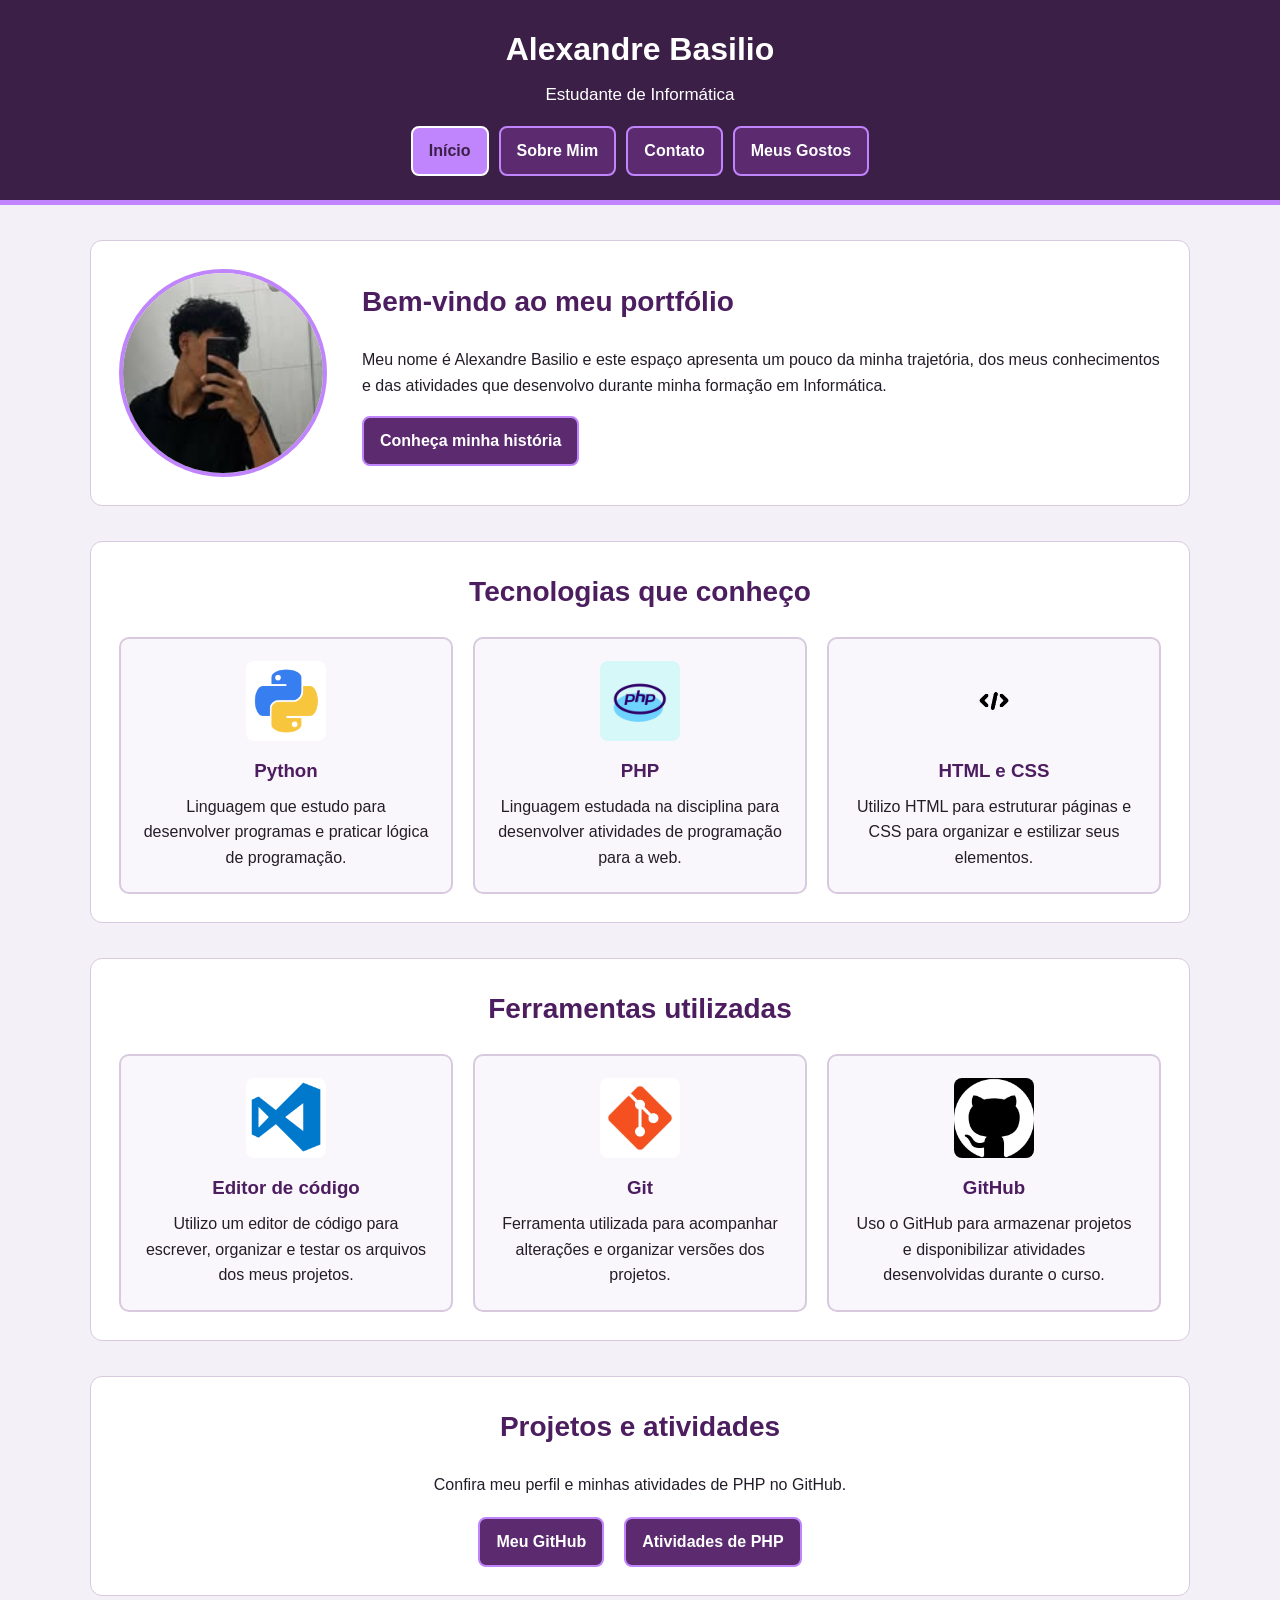
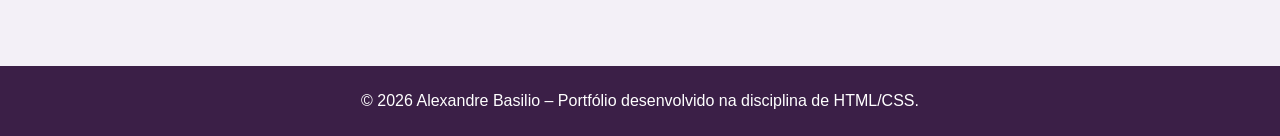
<file: index.html>
<!DOCTYPE html>
<html lang="pt-br">

<head>
    <meta charset="UTF-8">
    <meta name="viewport" content="width=device-width, initial-scale=1.0">
    <title>Alexandre Basilio | Portfólio</title>
    <link rel="stylesheet" href="css/style.css">
</head>

<body>
    <header>
        <div class="cabecalho">
            <h1>Alexandre Basilio</h1>
            <p>Estudante de Informática</p>
            <nav>
                <a class="ativo" href="index.html">Início</a>
                <a href="sobre.html">Sobre Mim</a>
                <a href="contato.html">Contato</a>
                <a href="gostos.html">Meus Gostos</a>
            </nav>
        </div>
    </header>

    <main>
        <section class="destaque">
            <img class="avatar" src="img/alexandre.jpg" alt="Foto de Alexandre Basilio">
            <div>
                <h2>Bem-vindo ao meu portfólio</h2>
                <p>Meu nome é Alexandre Basilio e este espaço apresenta um pouco da minha trajetória, dos meus
                    conhecimentos e das atividades que desenvolvo durante minha formação em Informática.</p>
                <a class="botao" href="sobre.html">Conheça minha história</a>
            </div>
        </section>

        <section>
            <h2>Tecnologias que conheço</h2>
            <div class="cards">
                <article class="card">
                    <img src="img/python.png" alt="Ícone do Python">
                    <h3>Python</h3>
                    <p>Linguagem que estudo para desenvolver programas e praticar lógica de programação.</p>
                </article>
                <article class="card">
                    <img src="img/php.png" alt="Ícone do PHP">
                    <h3>PHP</h3>
                    <p>Linguagem estudada na disciplina para desenvolver atividades de programação para a web.</p>
                </article>
                <article class="card">
                    <img src="img/html-tag-icon.png" alt="Ícones de HTML e CSS">
                    <h3>HTML e CSS</h3>
                    <p>Utilizo HTML para estruturar páginas e CSS para organizar e estilizar seus elementos.</p>
                </article>
            </div>
        </section>

        <section>
            <h2>Ferramentas utilizadas</h2>
            <div class="cards">
                <article class="card">
                    <img src="img/vscode.png" alt="Ícone de editor de código">
                    <h3>Editor de código</h3>
                    <p>Utilizo um editor de código para escrever, organizar e testar os arquivos dos meus projetos.</p>
                </article>
                <article class="card">
                    <img src="img/git.jpg" alt="Ícone do Git">
                    <h3>Git</h3>
                    <p>Ferramenta utilizada para acompanhar alterações e organizar versões dos projetos.</p>
                </article>
                <article class="card">
                    <img src="img/github.png" alt="Ícone do GitHub">
                    <h3>GitHub</h3>
                    <p>Uso o GitHub para armazenar projetos e disponibilizar atividades desenvolvidas durante o curso.
                    </p>
                </article>
            </div>
        </section>

        <section class="links">
            <h2>Projetos e atividades</h2>
            <p>Confira meu perfil e minhas atividades de PHP no GitHub.</p>
            <div class="acoes">
                <a class="botao" href="https://github.com/alexandrebmb2009-stack" target="_blank">Meu GitHub</a>
                <a class="botao" href="https://github.com/alexandrebmb2009-stack/q.php" target="_blank">Atividades de
                    PHP</a>
            </div>
        </section>
    </main>

    <footer>
        <p>© 2026 Alexandre Basilio – Portfólio desenvolvido na disciplina de HTML/CSS.</p>
    </footer>
</body>

</html>
</file>
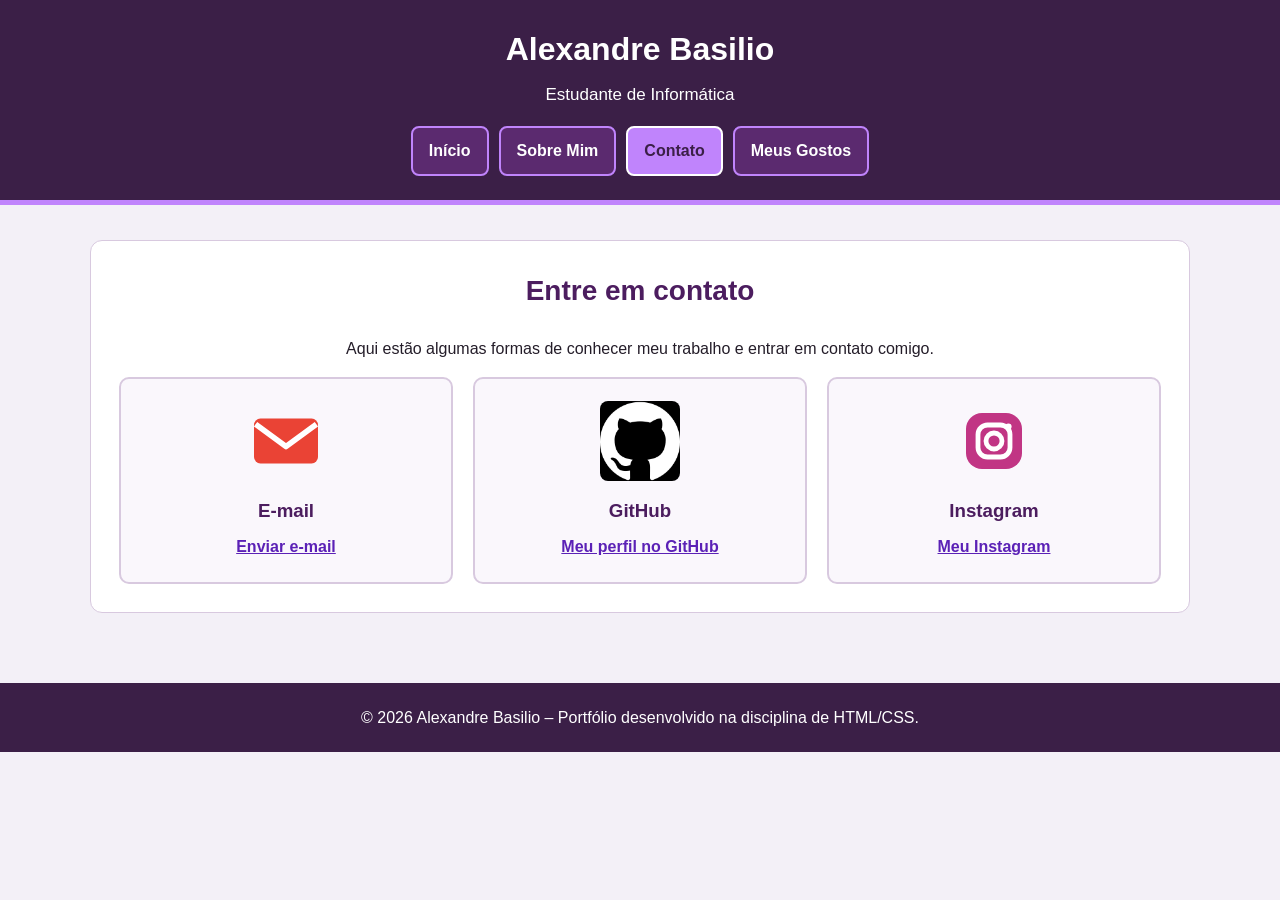
<file: contato.html>
<!DOCTYPE html>
<html lang="pt-br">
<head>
    <meta charset="UTF-8">
    <meta name="viewport" content="width=device-width, initial-scale=1.0">
    <title>Alexandre Basilio | Contato</title>
    <link rel="stylesheet" href="css/style.css">
</head>
<body>
    <header>
        <div class="cabecalho">
            <h1>Alexandre Basilio</h1>
            <p>Estudante de Informática</p>
            <nav>
                <a href="index.html">Início</a>
                <a href="sobre.html">Sobre Mim</a>
                <a class="ativo" href="contato.html">Contato</a>
                <a href="gostos.html">Meus Gostos</a>
            </nav>
        </div>
    </header>

    <main>
        <section>
            <h2>Entre em contato</h2>
            <p class="centralizado">Aqui estão algumas formas de conhecer meu trabalho e entrar em contato comigo.</p>
            <div class="contatos">
                <article class="card contato">
                    <img src="img/email.svg" alt="Ícone de e-mail">
                    <h3>E-mail</h3>
                    <a href="mailto:alexandre.barbosa7@aluno.ce.gov.br">Enviar e-mail</a>
                </article>
                <article class="card contato">
                    <img src="img/github.png" alt="Ícone do GitHub">
                    <h3>GitHub</h3>
                    <a href="https://github.com/alexandrebmb2009-stack" target="_blank">Meu perfil no GitHub</a>
                </article>
                <article class="card contato">
                    <img src="img/instagram.svg" alt="Ícone do Instagram">
                    <h3>Instagram</h3>
                    <a href="https://www.instagram.com/alexandrx.b_/" target="_blank">Meu Instagram</a>
                </article>
            </div>
        </section>
    </main>

    <footer>
        <p>© 2026 Alexandre Basilio – Portfólio desenvolvido na disciplina de HTML/CSS.</p>
    </footer>
</body>
</html>
</file>
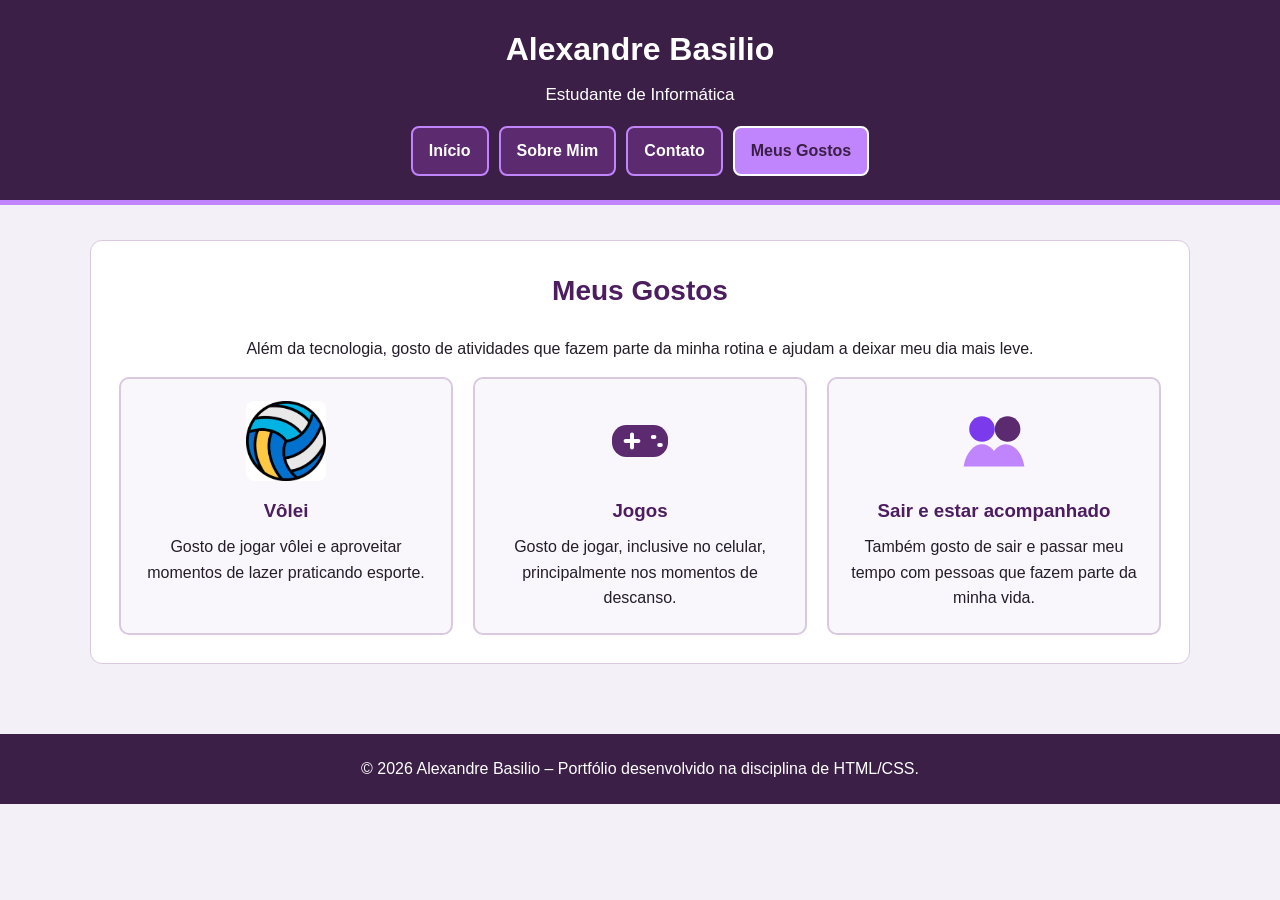
<file: gostos.html>
<!DOCTYPE html>
<html lang="pt-br">
<head>
    <meta charset="UTF-8">
    <meta name="viewport" content="width=device-width, initial-scale=1.0">
    <title>Alexandre Basilio | Meus Gostos</title>
    <link rel="stylesheet" href="css/style.css">
</head>
<body>
    <header>
        <div class="cabecalho">
            <h1>Alexandre Basilio</h1>
            <p>Estudante de Informática</p>
            <nav>
                <a href="index.html">Início</a>
                <a href="sobre.html">Sobre Mim</a>
                <a href="contato.html">Contato</a>
                <a class="ativo" href="gostos.html">Meus Gostos</a>
            </nav>
        </div>
    </header>

    <main>
        <section>
            <h2>Meus Gostos</h2>
            <p class="centralizado">Além da tecnologia, gosto de atividades que fazem parte da minha rotina e ajudam a deixar meu dia mais leve.</p>
            <div class="cards">
                <article class="card gosto">
                    <img src="img/volei.png" alt="Ícone de uma bola de vôlei">
                    <h3>Vôlei</h3>
                    <p>Gosto de jogar vôlei e aproveitar momentos de lazer praticando esporte.</p>
                </article>
                <article class="card gosto">
                    <img src="img/game.svg" alt="Ícone de controle de videogame">
                    <h3>Jogos</h3>
                    <p>Gosto de jogar, inclusive no celular, principalmente nos momentos de descanso.</p>
                </article>
                <article class="card gosto">
                    <img src="img/pessoas.svg" alt="Ícone representando convivência entre pessoas">
                    <h3>Sair e estar acompanhado</h3>
                    <p>Também gosto de sair e passar meu tempo com pessoas que fazem parte da minha vida.</p>
                </article>
            </div>
        </section>
    </main>

    <footer>
        <p>© 2026 Alexandre Basilio – Portfólio desenvolvido na disciplina de HTML/CSS.</p>
    </footer>
</body>
</html>
</file>
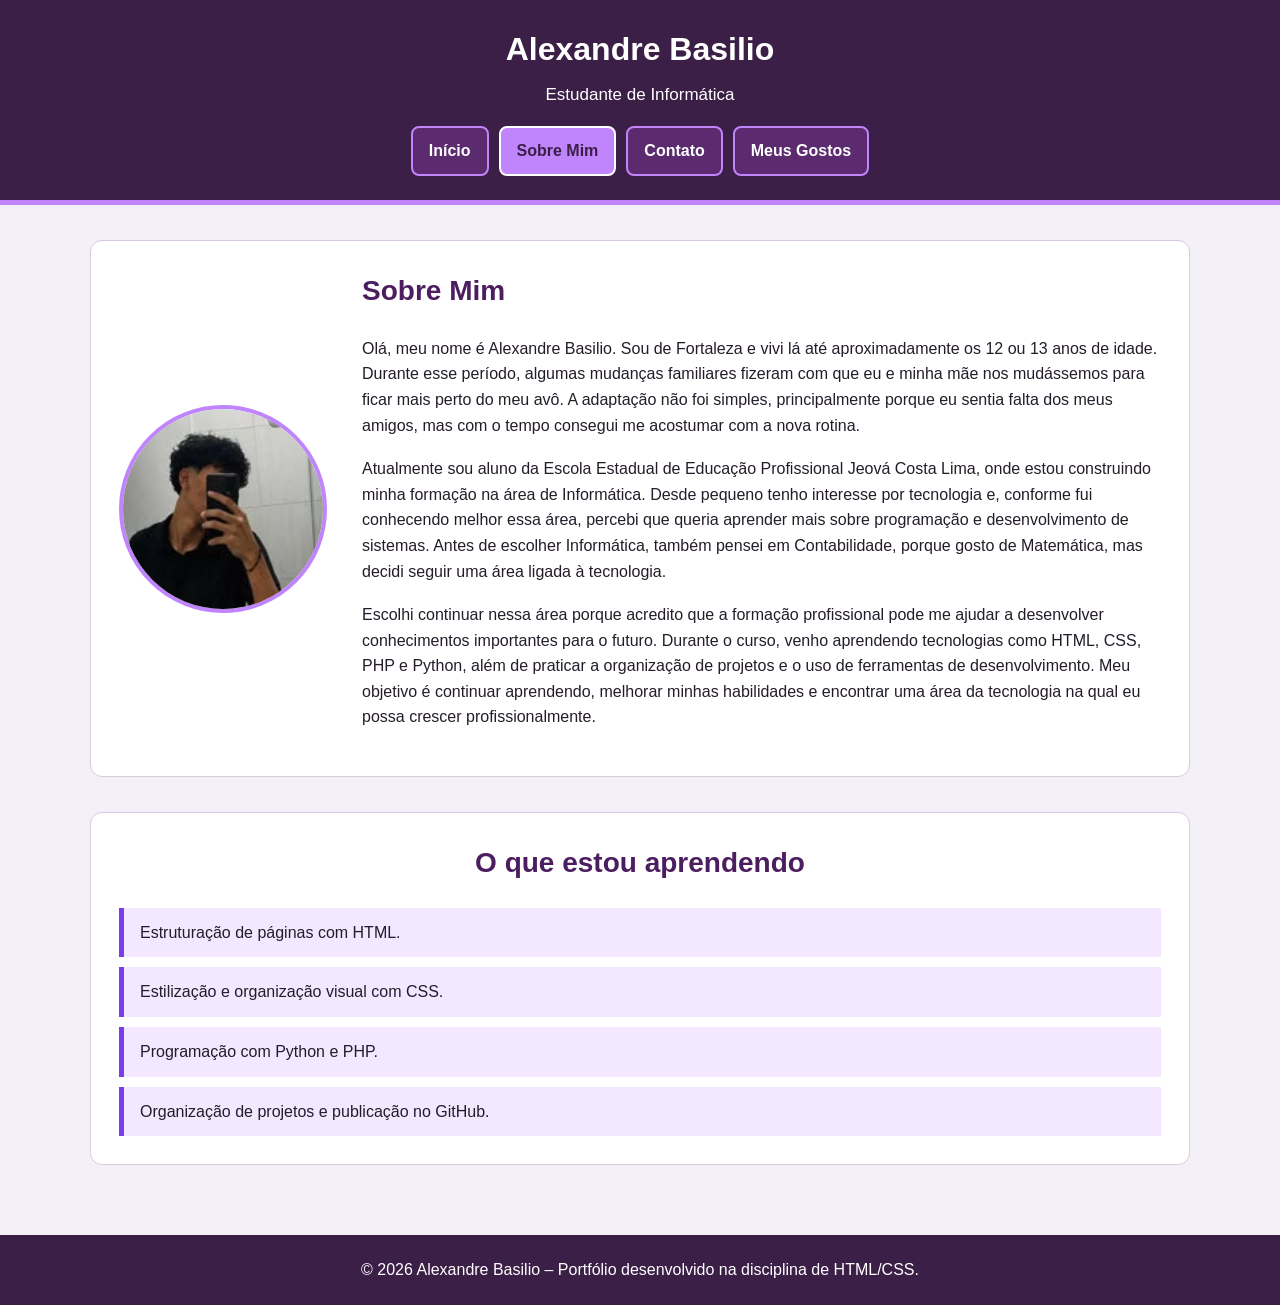
<file: sobre.html>
<!DOCTYPE html>
<html lang="pt-br">
<head>
    <meta charset="UTF-8">
    <meta name="viewport" content="width=device-width, initial-scale=1.0">
    <title>Alexandre Basilio | Sobre Mim</title>
    <link rel="stylesheet" href="css/style.css">
</head>
<body>
    <header>
        <div class="cabecalho">
            <h1>Alexandre Basilio</h1>
            <p>Estudante de Informática</p>
            <nav>
                <a href="index.html">Início</a>
                <a class="ativo" href="sobre.html">Sobre Mim</a>
                <a href="contato.html">Contato</a>
                <a href="gostos.html">Meus Gostos</a>
            </nav>
        </div>
    </header>

    <main>
        <section class="sobre">
            <img class="foto" src="img/alexandre.jpg" alt="Foto de Alexandre Basilio">
            <div>
                <h2>Sobre Mim</h2>
                <p>Olá, meu nome é Alexandre Basilio. Sou de Fortaleza e vivi lá até aproximadamente os 12 ou 13 anos de idade. Durante esse período, algumas mudanças familiares fizeram com que eu e minha mãe nos mudássemos para ficar mais perto do meu avô. A adaptação não foi simples, principalmente porque eu sentia falta dos meus amigos, mas com o tempo consegui me acostumar com a nova rotina.</p>
                <p>Atualmente sou aluno da Escola Estadual de Educação Profissional Jeová Costa Lima, onde estou construindo minha formação na área de Informática. Desde pequeno tenho interesse por tecnologia e, conforme fui conhecendo melhor essa área, percebi que queria aprender mais sobre programação e desenvolvimento de sistemas. Antes de escolher Informática, também pensei em Contabilidade, porque gosto de Matemática, mas decidi seguir uma área ligada à tecnologia.</p>
                <p>Escolhi continuar nessa área porque acredito que a formação profissional pode me ajudar a desenvolver conhecimentos importantes para o futuro. Durante o curso, venho aprendendo tecnologias como HTML, CSS, PHP e Python, além de praticar a organização de projetos e o uso de ferramentas de desenvolvimento. Meu objetivo é continuar aprendendo, melhorar minhas habilidades e encontrar uma área da tecnologia na qual eu possa crescer profissionalmente.</p>
            </div>
        </section>

        <section>
            <h2>O que estou aprendendo</h2>
            <div class="lista-texto">
                <p>Estruturação de páginas com HTML.</p>
                <p>Estilização e organização visual com CSS.</p>
                <p>Programação com Python e PHP.</p>
                <p>Organização de projetos e publicação no GitHub.</p>
            </div>
        </section>

    </main>

    <footer>
        <p>© 2026 Alexandre Basilio – Portfólio desenvolvido na disciplina de HTML/CSS.</p>
    </footer>
</body>
</html>
</file>
<file: css/style.css>
body {
    margin: 0;
    background: #f3f0f7;
    color: #241d29;
    font-family: Arial, Helvetica, sans-serif;
    line-height: 1.6;
}

header {
    background: #3b1f47;
    color: #ffffff;
    padding: 24px 20px;
    border-bottom: 5px solid #c084fc;
}

.cabecalho {
    width: 90%;
    max-width: 1100px;
    margin: 0 auto;
    text-align: center;
}

h1,
h2,
h3 {
    margin-top: 0;
}

h1 {
    margin-bottom: 6px;
    font-size: 32px;
}

h2 {
    margin-bottom: 22px;
    color: #4c1d5f;
    text-align: center;
    font-size: 28px;
}

h3 {
    color: #4c1d5f;
}

header p {
    margin: 0 0 18px;
    font-size: 17px;
}

nav {
    display: flex;
    justify-content: center;
    align-items: center;
    gap: 10px;
    flex-wrap: wrap;
}

nav a,
.botao {
    display: inline-block;
    padding: 10px 16px;
    border: 2px solid #c084fc;
    border-radius: 8px;
    background: #5b2a6f;
    color: #ffffff;
    text-decoration: none;
    font-weight: bold;
}

nav a:hover,
.botao:hover {
    background: #7c3aed;
}

main {
    width: 90%;
    max-width: 1100px;
    margin: 0 auto;
    padding: 35px 0;
}

section {
    margin-bottom: 35px;
    padding: 28px;
    border: 1px solid #d8c9df;
    border-radius: 12px;
    background: #ffffff;
}

.destaque,
.sobre {
    display: flex;
    align-items: center;
    justify-content: center;
    gap: 35px;
}

.destaque > div,
.sobre > div {
    flex: 1;
}

.destaque h2,
.sobre h2 {
    text-align: left;
}

.avatar,
.foto {
    display: block;
    width: 200px;
    height: 200px;
    border: 4px solid #c084fc;
    border-radius: 50%;
    background: #ede9fe;
}

.destaque p,
.sobre p {
    margin-bottom: 18px;
}

.cards,
.contatos,
.imagens,
.acoes {
    display: flex;
    justify-content: center;
    align-items: stretch;
    gap: 20px;
    flex-wrap: wrap;
}

.card {
    flex: 1 1 240px;
    padding: 22px;
    border: 2px solid #d8c9df;
    border-radius: 10px;
    background: #faf7fc;
    text-align: center;
}

.card img {
    display: block;
    width: 80px;
    height: 80px;
    margin: 0 auto 15px;
    border-radius: 10%;
}

.card h3 {
    margin-bottom: 8px;
}

.card p {
    margin: 0;
}

.links {
    text-align: center;
}

.acoes {
    align-items: center;
    margin-top: 20px;
}

.lista-texto {
    display: flex;
    flex-direction: column;
    gap: 10px;
}

.lista-texto p {
    margin: 0;
    padding: 12px 16px;
    border-left: 5px solid #7c3aed;
    background: #f3e8ff;
}



.imagens img {
    width: 280px;
    height: 180px;
    object-fit: contain;
    padding: 10px;
    border: 1px solid #d8c9df;
    border-radius: 10px;
    background: #faf7fc;
}

.centralizado {
    text-align: center;
}

.contato a {
    color: #5b21b6;
    font-weight: bold;
}

.contato a:hover {
    color: #7c3aed;
}

footer {
    padding: 22px;
    background: #3b1f47;
    color: #ffffff;
    text-align: center;
}

footer p {
    margin: 0;
}

nav a.ativo {
    background: #c084fc;
    color: #3b1f47;
    border-color: #ffffff;
}
nav a.ativo:hover {
    background: #d8b4fe;
    color: #3b1f47;
}
</file>
